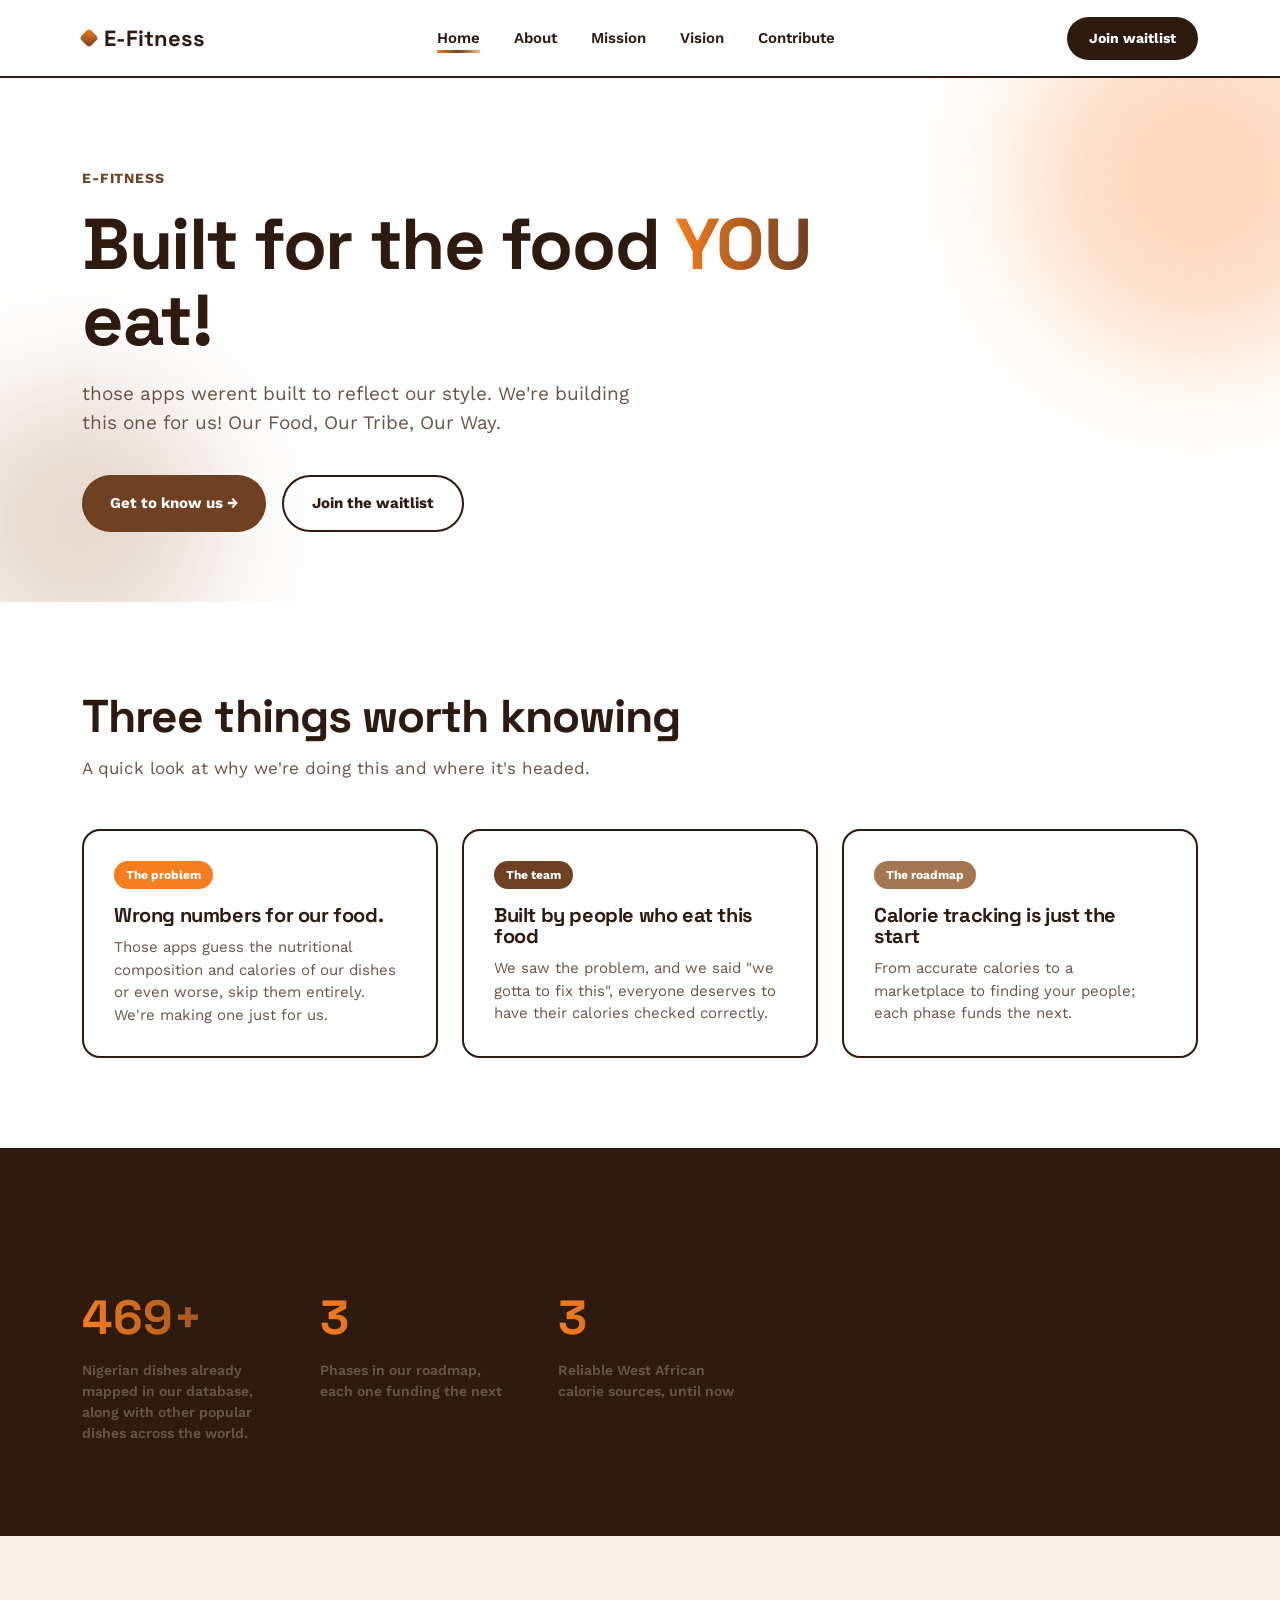
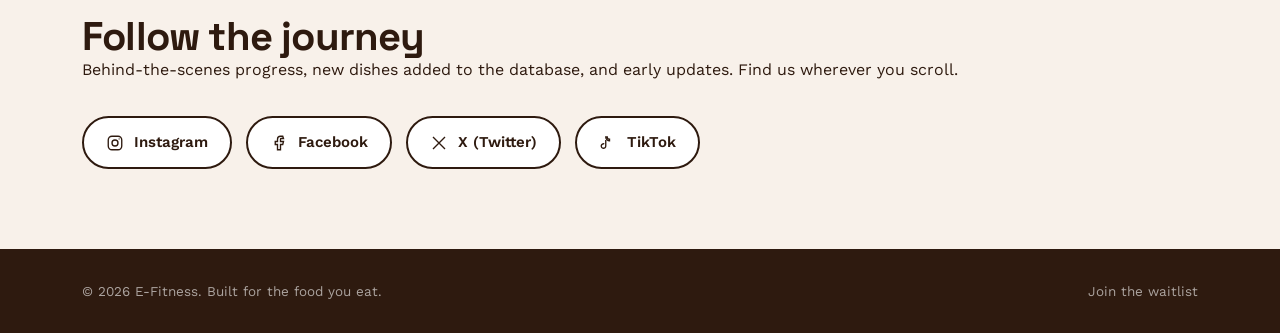
<file: index.html>
<!DOCTYPE html>
<html lang="en">
<head>
<meta charset="UTF-8">
<meta name="viewport" content="width=device-width, initial-scale=1.0">
<title>E-Fitness — Built for the food you eat</title>
<link rel="preconnect" href="https://fonts.googleapis.com">
<link href="https://fonts.googleapis.com/css2?family=Space+Grotesk:wght@500;700&family=Work+Sans:wght@400;500;600;700&display=swap" rel="stylesheet">
<link rel="stylesheet" href="styles.css">
</head>
<body>

<nav>
  <div class="navbar">
    <div class="logo"><span class="logo-mark"></span>E-Fitness</div>
    <ul class="nav-links">
      <li><a href="index.html">Home</a></li>
      <li><a href="about.html">About</a></li>
      <li><a href="mission.html">Mission</a></li>
      <li><a href="vision.html">Vision</a></li>
      <li><a href="contribute.html">Contribute</a></li>
    </ul>
    <a href="join.html" class="nav-cta">Join waitlist</a>
  </div>
</nav>

<header class="page-hero">
  <div class="blob" style="width:360px;height:360px;background:var(--orange);top:-80px;right:-100px;"></div>
  <div class="blob" style="width:280px;height:280px;background:var(--tan);bottom:-60px;left:-60px;animation-delay:2s;"></div>
  <div class="wrap">
    <div class="eyebrow">E-Fitness</div>
    <h1>Built for the food <span class="accent">YOU</span> eat!</h1>
    <p class="lede">those apps werent built to reflect our style. We're building this one for us! Our Food, Our Tribe, Our Way.</p>
    <div class="cta-row">
      <a href="about.html" class="btn btn-primary">Get to know us →</a>
      <a href="join.html" class="btn btn-outline">Join the waitlist</a>
    </div>
  </div>
</header>

<section class="section">
  <div class="wrap">
    <h2 class="reveal">Three things worth knowing</h2>
    <p class="sub reveal">A quick look at why we're doing this and where it's headed.</p>

    <div class="card-grid">
      <a href="mission.html" class="card reveal" style="text-decoration:none;">
        <span class="chip chip-orange">The problem</span>
        <h3>Wrong numbers for our food.</h3>
        <p>Those apps guess the nutritional composition and calories of our dishes or even worse, skip them entirely. We're making one just for us.</p>
      </a>
      <a href="about.html" class="card reveal" style="text-decoration:none;">
        <span class="chip chip-brown">The team</span>
        <h3>Built by people who eat this food</h3>
        <p>We saw the problem, and we said "we gotta to fix this", everyone deserves to have their calories checked correctly.</p>
      </a>
      <a href="vision.html" class="card reveal" style="text-decoration:none;">
        <span class="chip chip-tan">The roadmap</span>
        <h3>Calorie tracking is just the start</h3>
        <p>From accurate calories to a marketplace to finding your people; each phase funds the next.</p>
      </a>
    </div>
  </div>
</section>

<section class="section section-dark">
  <div class="wrap">
    <div class="stat-row">
      <div class="stat reveal">
        <span class="num" data-count="490" data-suffix="+">0</span>
        <div class="label">Nigerian dishes already mapped in our database, along with other popular dishes across the world.</div>
      </div>
      <div class="stat reveal">
        <span class="num" data-count="3">0</span>
        <div class="label">Phases in our roadmap, each one funding the next</div>
      </div>
      <div class="stat reveal">
        <span class="num" data-count="3">0</span>
        <div class="label">Reliable West African calorie sources, until now</div>
      </div>
    </div>
  </div>
</section>

<section class="socials">
  <div class="wrap">
    <h2 class="reveal">Follow the journey</h2>
    <p class="sub reveal">Behind-the-scenes progress, new dishes added to the database, and early updates. Find us wherever you scroll.</p>
    <div class="social-links reveal">
      <a class="social-pill" href="#" aria-label="Instagram">
        <svg viewBox="0 0 24 24"><rect x="3" y="3" width="18" height="18" rx="5"/><circle cx="12" cy="12" r="4"/><circle cx="17.5" cy="6.5" r="0.8" fill="currentColor" stroke="none"/></svg>
        Instagram
      </a>
      <a class="social-pill" href="#" aria-label="Facebook">
        <svg viewBox="0 0 24 24"><path d="M17 3h-3a4 4 0 0 0-4 4v3H7v4h3v7h4v-7h3l1-4h-4V7a1 1 0 0 1 1-1h3z"/></svg>
        Facebook
      </a>
      <a class="social-pill" href="#" aria-label="X / Twitter">
        <svg viewBox="0 0 24 24"><path d="M4 4l16 16M20 4L4 20"/></svg>
        X (Twitter)
      </a>
      <a class="social-pill" href="#" aria-label="TikTok">
        <svg viewBox="0 0 24 24"><path d="M9 8v8a3 3 0 1 1-2-2.8"/><path d="M9 4c0 3 2.5 5 5 5V7c-1.7 0-3-1.3-3-3H9z"/></svg>
        TikTok
      </a>
    </div>
  </div>
</section>

<footer>
  <div class="wrap">
    <div>© 2026 E-Fitness. Built for the food you eat.</div>
    <div><a href="join.html">Join the waitlist</a></div>
  </div>
</footer>

<script src="script.js"></script>
</body>
</html>
</file>
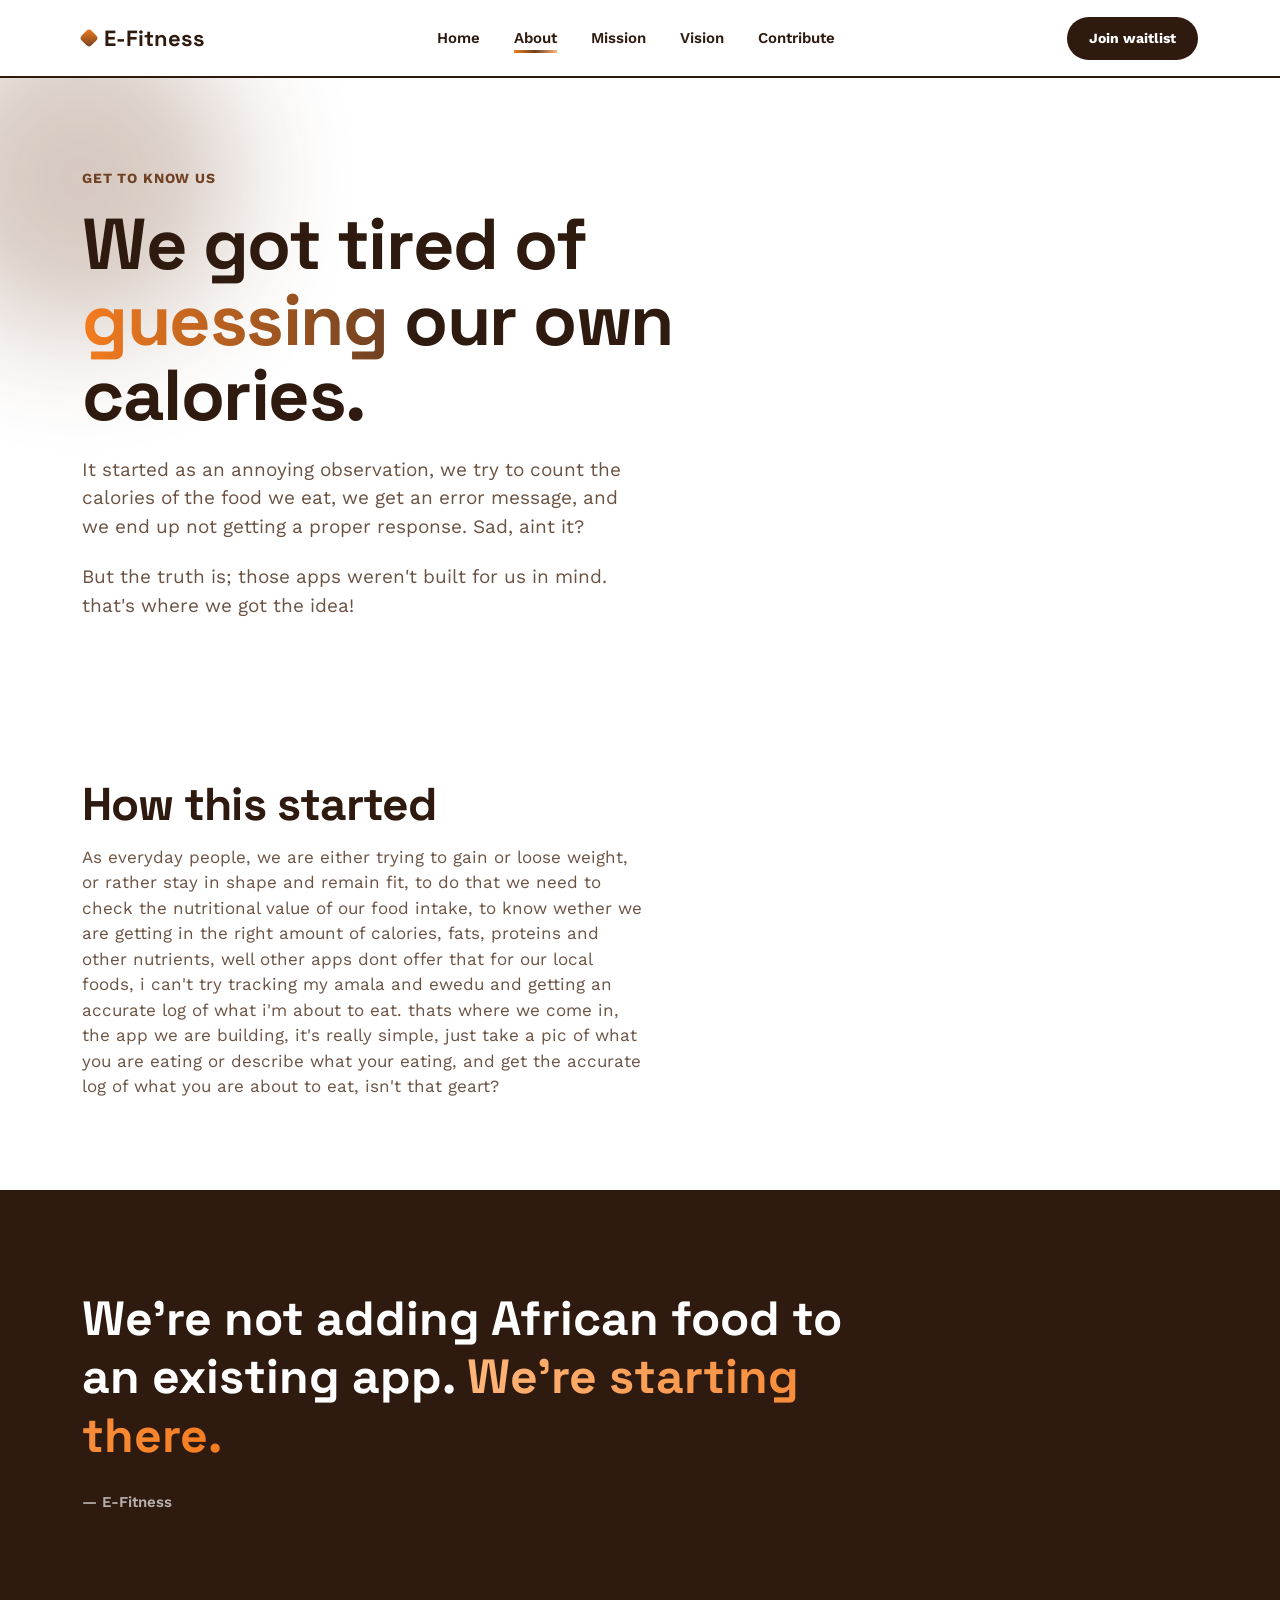
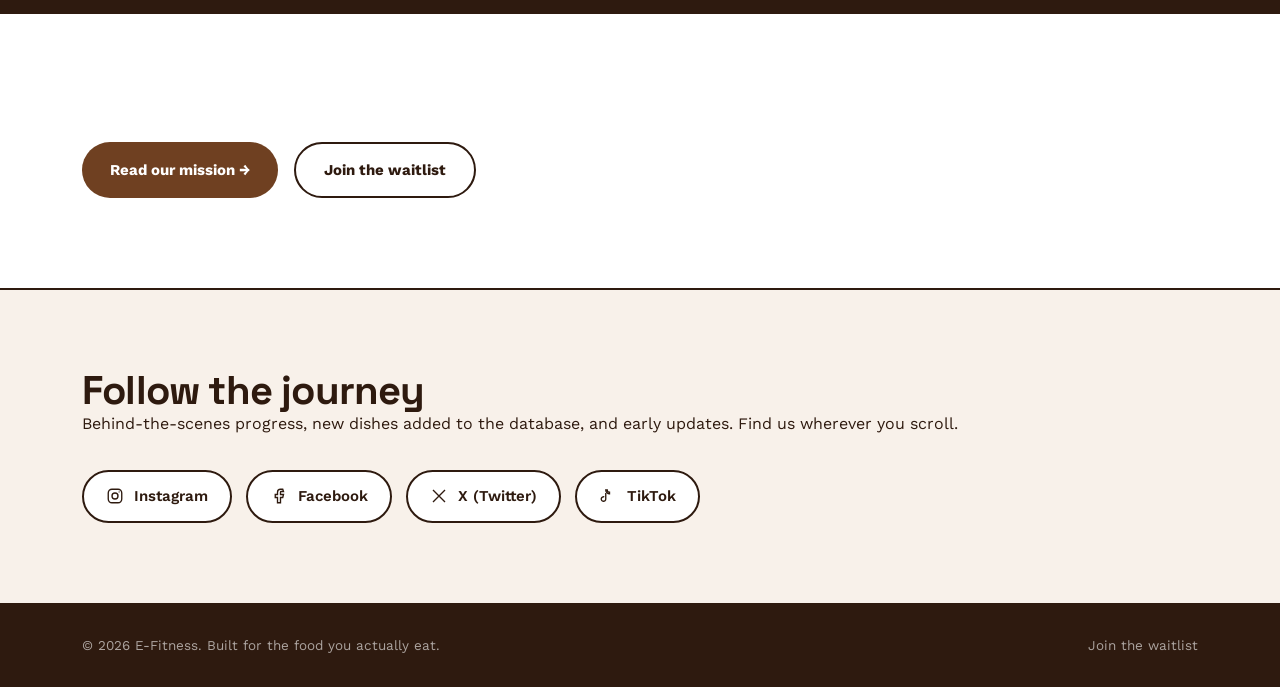
<file: about.html>
<!DOCTYPE html>
<html lang="en">
<head>
<meta charset="UTF-8">
<meta name="viewport" content="width=device-width, initial-scale=1.0">
<title>About — E-Fitness</title>
<link rel="preconnect" href="https://fonts.googleapis.com">
<link href="https://fonts.googleapis.com/css2?family=Space+Grotesk:wght@500;700&family=Work+Sans:wght@400;500;600;700&display=swap" rel="stylesheet">
<link rel="stylesheet" href="styles.css">
</head>
<body>

<nav>
  <div class="navbar">
    <div class="logo"><span class="logo-mark"></span>E-Fitness</div>
    <ul class="nav-links">
      <li><a href="index.html">Home</a></li>
      <li><a href="about.html">About</a></li>
      <li><a href="mission.html">Mission</a></li>
      <li><a href="vision.html">Vision</a></li>
      <li><a href="contribute.html">Contribute</a></li>
    </ul>
    <a href="join.html" class="nav-cta">Join waitlist</a>
  </div>
</nav>

<header class="page-hero">
  <div class="blob" style="width:320px;height:320px;background:var(--brown);top:-60px;left:-80px;"></div>
  <div class="wrap">
    <div class="eyebrow">Get to know us</div>
    <h1>We got tired of <span class="accent">guessing</span> our own calories.</h1>
    <p class="lede">It started as an annoying observation, we try to count the calories of the food we eat, we get an error message, and we  end up not getting a proper response. Sad, aint it?</p>
    <p class="lede">But the truth is; those apps weren't built for us in mind. that's where we got the idea!</p>
  </div>
</header>

<section class="section">
  <div class="wrap">
    <h2 class="reveal">How this started</h2>
    <p class="sub reveal">As everyday people, we are either trying to gain or loose weight, or rather stay in shape and remain fit, to do that we need to check the nutritional value of our food intake, to know wether we are getting in the right amount of calories, fats, proteins and other nutrients, well other apps dont offer that for our local foods, i can't try tracking my amala and ewedu and getting an accurate log of what i'm about to eat. thats where we come in, the app we are building, it's really simple, just take a pic of what you are eating or describe what your eating, and get the accurate log of what you are about to eat, isn't that geart?</p>
  </div>
</section>


<section class="quote-block">
  <div class="wrap">
    <blockquote class="reveal">We're not adding African food to an existing app. <span class="accent">We're starting there.</span></blockquote>
    <cite>— E-Fitness</cite>
  </div>
</section>

<section class="section">
  <div class="wrap">
    <div class="cta-row">
      <a href="mission.html" class="btn btn-primary">Read our mission →</a>
      <a href="join.html" class="btn btn-outline">Join the waitlist</a>
    </div>
  </div>
</section>

<section class="socials">
  <div class="wrap">
    <h2 class="reveal">Follow the journey</h2>
    <p class="sub reveal">Behind-the-scenes progress, new dishes added to the database, and early updates. Find us wherever you scroll.</p>
    <div class="social-links reveal">
      <!-- Replace each href="#" with the real profile link -->
      <a class="social-pill" href="#" aria-label="Instagram">
        <svg viewBox="0 0 24 24"><rect x="3" y="3" width="18" height="18" rx="5"/><circle cx="12" cy="12" r="4"/><circle cx="17.5" cy="6.5" r="0.8" fill="currentColor" stroke="none"/></svg>
        Instagram
      </a>
      <a class="social-pill" href="#" aria-label="Facebook">
        <svg viewBox="0 0 24 24"><path d="M17 3h-3a4 4 0 0 0-4 4v3H7v4h3v7h4v-7h3l1-4h-4V7a1 1 0 0 1 1-1h3z"/></svg>
        Facebook
      </a>
      <a class="social-pill" href="#" aria-label="X / Twitter">
        <svg viewBox="0 0 24 24"><path d="M4 4l16 16M20 4L4 20"/></svg>
        X (Twitter)
      </a>
      <a class="social-pill" href="#" aria-label="TikTok">
        <svg viewBox="0 0 24 24"><path d="M9 8v8a3 3 0 1 1-2-2.8"/><path d="M9 4c0 3 2.5 5 5 5V7c-1.7 0-3-1.3-3-3H9z"/></svg>
        TikTok
      </a>
    </div>
  </div>
</section>

<footer>
  <div class="wrap">
    <div>© 2026 E-Fitness. Built for the food you actually eat.</div>
    <div><a href="join.html">Join the waitlist</a></div>
  </div>
</footer>

<script src="script.js"></script>
</body>
</html>
</file>
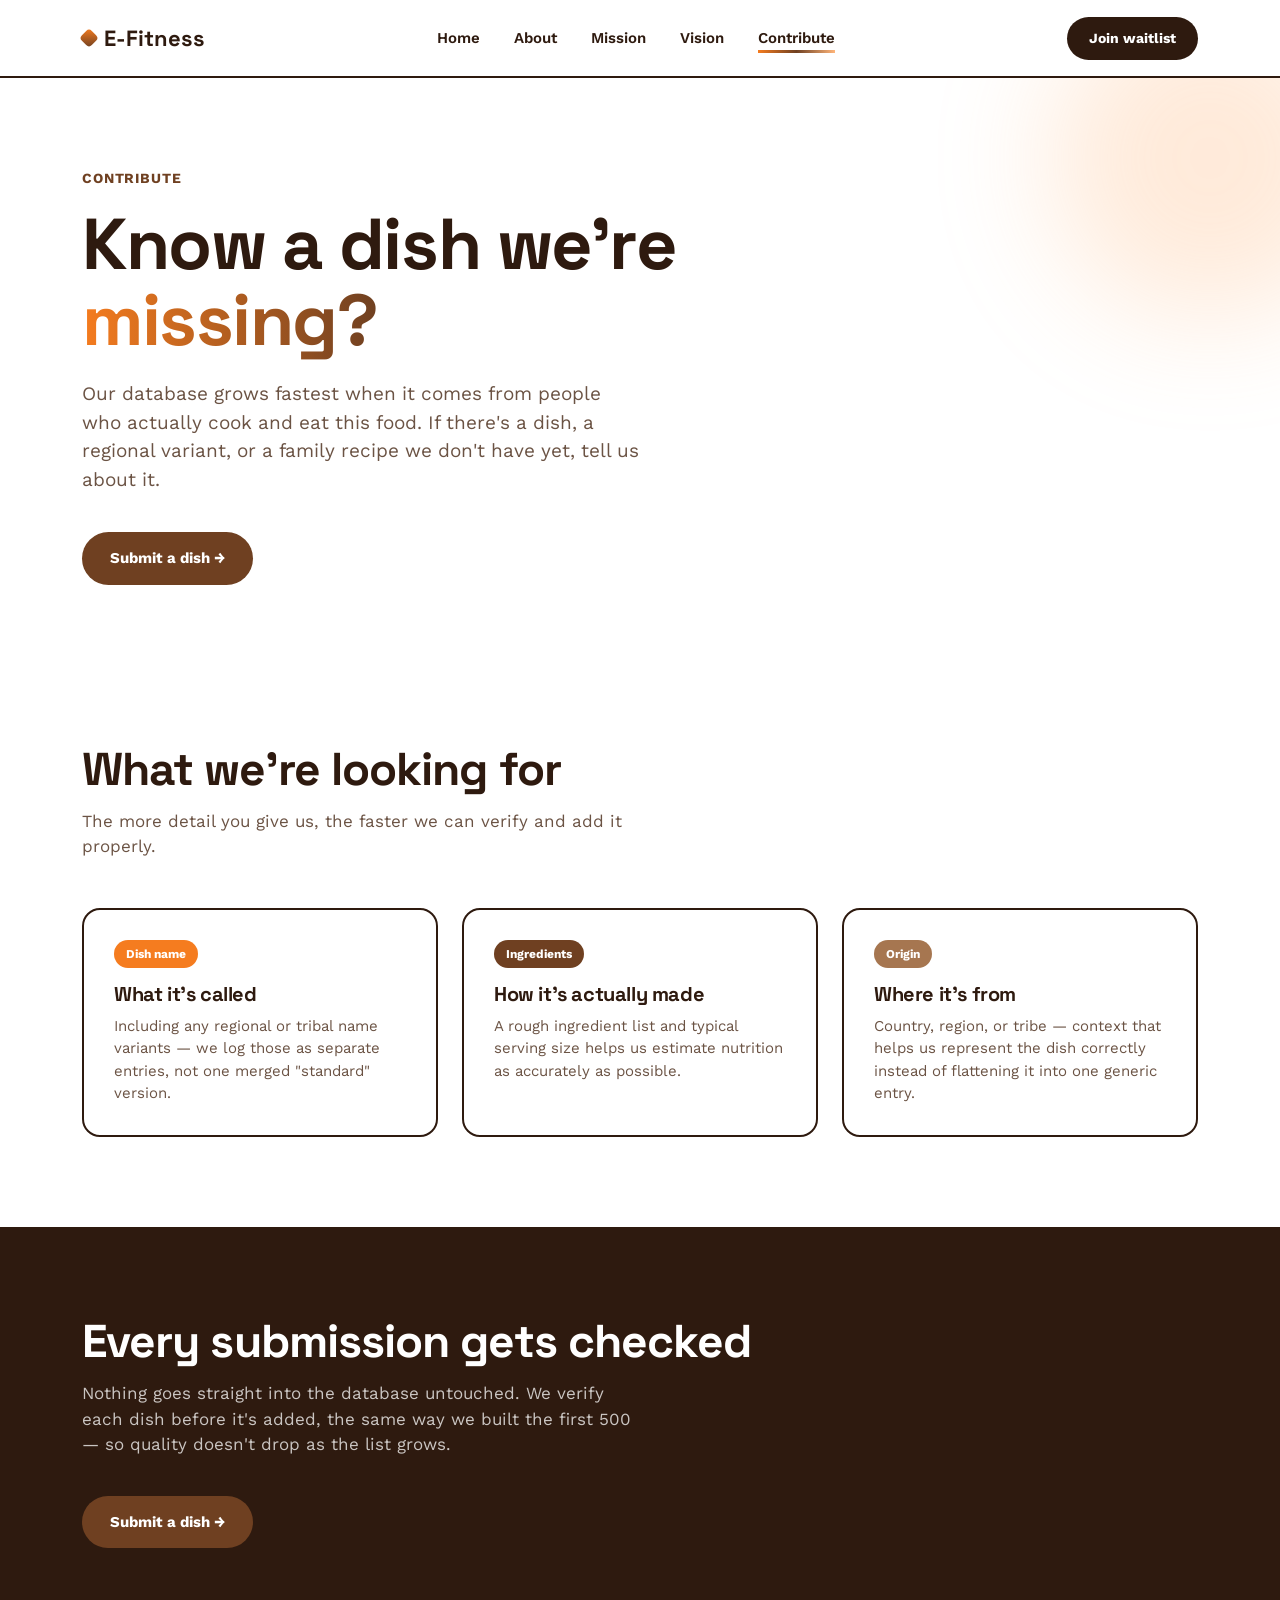
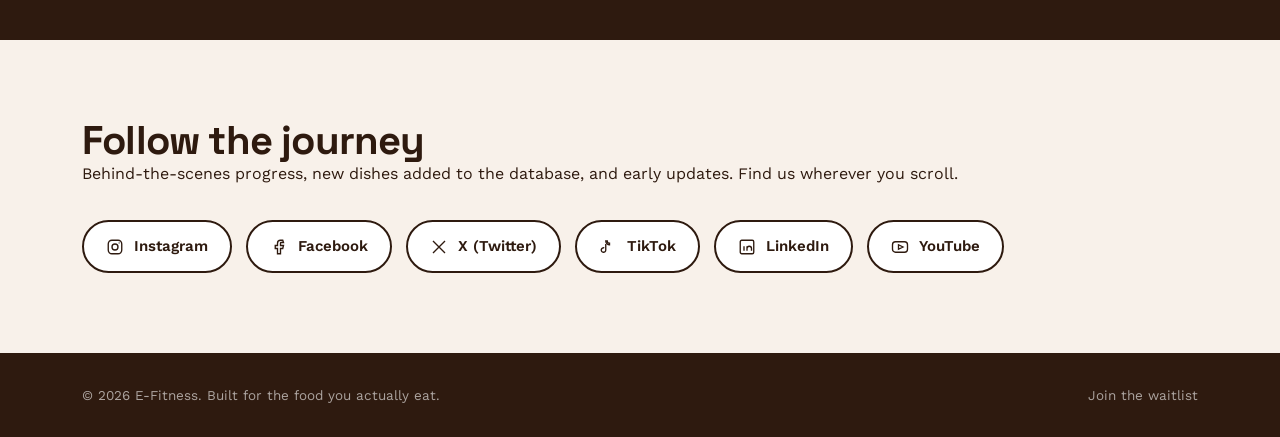
<file: contribute.html>
<!DOCTYPE html>
<html lang="en">
<head>
<meta charset="UTF-8">
<meta name="viewport" content="width=device-width, initial-scale=1.0">
<title>Contribute — E-Fitness</title>
<link rel="preconnect" href="https://fonts.googleapis.com">
<link href="https://fonts.googleapis.com/css2?family=Space+Grotesk:wght@500;700&family=Work+Sans:wght@400;500;600;700&display=swap" rel="stylesheet">
<link rel="stylesheet" href="styles.css">
</head>
<body>

<nav>
  <div class="navbar">
    <div class="logo"><span class="logo-mark"></span>E-Fitness</div>
    <ul class="nav-links">
      <li><a href="index.html">Home</a></li>
      <li><a href="about.html">About</a></li>
      <li><a href="mission.html">Mission</a></li>
      <li><a href="vision.html">Vision</a></li>
      <li><a href="contribute.html">Contribute</a></li>
    </ul>
    <a href="join.html" class="nav-cta">Join waitlist</a>
  </div>
</nav>

<header class="page-hero">
  <div class="blob" style="width:320px;height:320px;background:var(--peach);top:-80px;right:-90px;"></div>
  <div class="wrap">
    <div class="eyebrow">Contribute</div>
    <h1>Know a dish we're <span class="accent">missing?</span></h1>
    <p class="lede">Our database grows fastest when it comes from people who actually cook and eat this food. If there's a dish, a regional variant, or a family recipe we don't have yet, tell us about it.</p>
    <div class="cta-row">
      <a href="#" class="btn btn-primary" target="_blank" rel="noopener">Submit a dish →</a>
    </div>
  </div>
</header>

<section class="section">
  <div class="wrap">
    <h2 class="reveal">What we're looking for</h2>
    <p class="sub reveal">The more detail you give us, the faster we can verify and add it properly.</p>
    <div class="card-grid">
      <div class="card reveal">
        <span class="chip chip-orange">Dish name</span>
        <h3>What it's called</h3>
        <p>Including any regional or tribal name variants — we log those as separate entries, not one merged "standard" version.</p>
      </div>
      <div class="card reveal">
        <span class="chip chip-brown">Ingredients</span>
        <h3>How it's actually made</h3>
        <p>A rough ingredient list and typical serving size helps us estimate nutrition as accurately as possible.</p>
      </div>
      <div class="card reveal">
        <span class="chip chip-tan">Origin</span>
        <h3>Where it's from</h3>
        <p>Country, region, or tribe — context that helps us represent the dish correctly instead of flattening it into one generic entry.</p>
      </div>
    </div>
  </div>
</section>

<section class="section section-dark">
  <div class="wrap">
    <h2 class="reveal">Every submission gets checked</h2>
    <p class="sub reveal">Nothing goes straight into the database untouched. We verify each dish before it's added, the same way we built the first 500 — so quality doesn't drop as the list grows.</p>
    <div class="cta-row">
      <a href="#" class="btn btn-primary" target="_blank" rel="noopener">Submit a dish →</a>
    </div>
  </div>
</section>

<section class="socials">
  <div class="wrap">
    <h2 class="reveal">Follow the journey</h2>
    <p class="sub reveal">Behind-the-scenes progress, new dishes added to the database, and early updates. Find us wherever you scroll.</p>
    <div class="social-links reveal">
      <!-- Replace each href="#" with the real profile link -->
      <a class="social-pill" href="#" aria-label="Instagram">
        <svg viewBox="0 0 24 24"><rect x="3" y="3" width="18" height="18" rx="5"/><circle cx="12" cy="12" r="4"/><circle cx="17.5" cy="6.5" r="0.8" fill="currentColor" stroke="none"/></svg>
        Instagram
      </a>
      <a class="social-pill" href="#" aria-label="Facebook">
        <svg viewBox="0 0 24 24"><path d="M17 3h-3a4 4 0 0 0-4 4v3H7v4h3v7h4v-7h3l1-4h-4V7a1 1 0 0 1 1-1h3z"/></svg>
        Facebook
      </a>
      <a class="social-pill" href="#" aria-label="X / Twitter">
        <svg viewBox="0 0 24 24"><path d="M4 4l16 16M20 4L4 20"/></svg>
        X (Twitter)
      </a>
      <a class="social-pill" href="#" aria-label="TikTok">
        <svg viewBox="0 0 24 24"><path d="M9 8v8a3 3 0 1 1-2-2.8"/><path d="M9 4c0 3 2.5 5 5 5V7c-1.7 0-3-1.3-3-3H9z"/></svg>
        TikTok
      </a>
      <a class="social-pill" href="#" aria-label="LinkedIn">
        <svg viewBox="0 0 24 24"><rect x="3" y="3" width="18" height="18" rx="2"/><path d="M8 11v6M8 7.5v.01M12 17v-6M12 14c0-2 1.5-3 3-3s3 1 3 3v3"/></svg>
        LinkedIn
      </a>
      <a class="social-pill" href="#" aria-label="YouTube">
        <svg viewBox="0 0 24 24"><rect x="2" y="5" width="20" height="14" rx="4"/><path d="M10 9l6 3-6 3z"/></svg>
        YouTube
      </a>
    </div>
  </div>
</section>

<footer>
  <div class="wrap">
    <div>© 2026 E-Fitness. Built for the food you actually eat.</div>
    <div><a href="join.html">Join the waitlist</a></div>
  </div>
</footer>

<script src="script.js"></script>
</body>
</html>
</file>
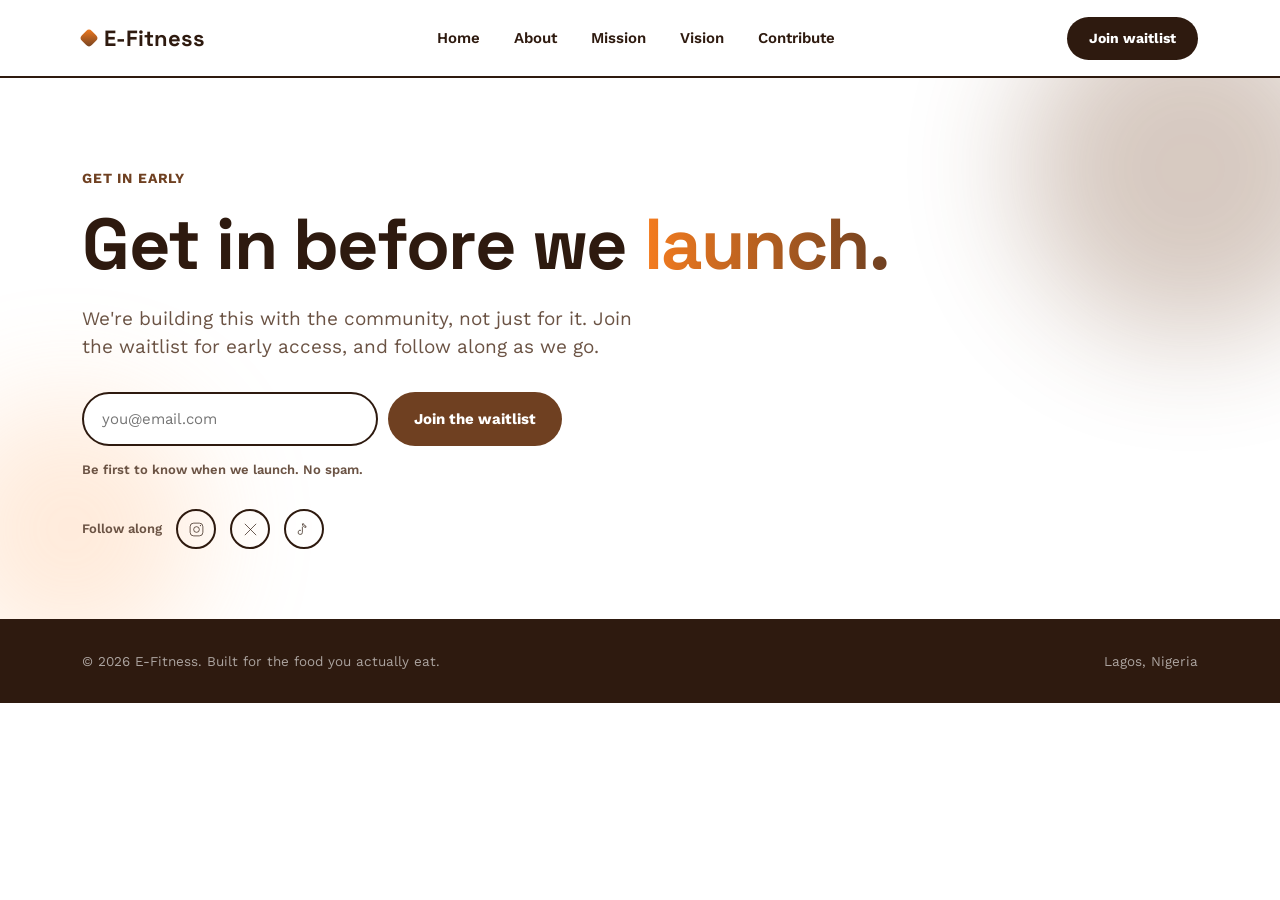
<file: join.html>
<!DOCTYPE html>
<html lang="en">
<head>
<meta charset="UTF-8">
<meta name="viewport" content="width=device-width, initial-scale=1.0">
<title>Join — E-Fitness</title>
<link rel="preconnect" href="https://fonts.googleapis.com">
<link href="https://fonts.googleapis.com/css2?family=Space+Grotesk:wght@500;700&family=Work+Sans:wght@400;500;600;700&display=swap" rel="stylesheet">
<link rel="stylesheet" href="styles.css">
</head>
<body>

<nav>
  <div class="navbar">
    <div class="logo"><span class="logo-mark"></span>E-Fitness</div>
    <ul class="nav-links">
      <li><a href="index.html">Home</a></li>
      <li><a href="about.html">About</a></li>
      <li><a href="mission.html">Mission</a></li>
      <li><a href="vision.html">Vision</a></li>
      <li><a href="contribute.html">Contribute</a></li>
    </ul>
    <a href="join.html" class="nav-cta">Join waitlist</a>
  </div>
</nav>

<header class="page-hero">
  <div class="blob" style="width:340px;height:340px;background:var(--brown);top:-80px;right:-80px;"></div>
  <div class="blob" style="width:260px;height:260px;background:var(--peach);bottom:-40px;left:-60px;animation-delay:1.5s;"></div>
  <div class="wrap">
    <div class="eyebrow">Get in early</div>
    <h1>Get in before we <span class="accent">launch.</span></h1>
    <p class="lede">We're building this with the community, not just for it. Join the waitlist for early access, and follow along as we go.</p>

    <form data-waitlist>
      <div class="form-block">
        <input type="email" placeholder="you@email.com" required aria-label="Email address">
        <button type="submit">Join the waitlist</button>
      </div>
    </form>
    <div class="form-note">Be first to know when we launch. No spam.</div>

    <div class="social-row">
      <span>Follow along</span>
      <a class="social-icon" href="#" aria-label="Instagram">
        <svg viewBox="0 0 24 24"><rect x="3" y="3" width="18" height="18" rx="5"/><circle cx="12" cy="12" r="4"/><circle cx="17.5" cy="6.5" r="0.8" fill="var(--brown-dark)" stroke="none"/></svg>
      </a>
      <a class="social-icon" href="#" aria-label="X / Twitter">
        <svg viewBox="0 0 24 24"><path d="M4 4l16 16M20 4L4 20"/></svg>
      </a>
      <a class="social-icon" href="#" aria-label="TikTok">
        <svg viewBox="0 0 24 24"><path d="M9 8v8a3 3 0 1 1-2-2.8"/><path d="M9 4c0 3 2.5 5 5 5V7c-1.7 0-3-1.3-3-3H9z"/></svg>
      </a>
    </div>
  </div>
</header>


<footer>
  <div class="wrap">
    <div>© 2026 E-Fitness. Built for the food you actually eat.</div>
    <div>Lagos, Nigeria</div>
  </div>
</footer>

<script src="script.js"></script>
</body>
</html>
</file>
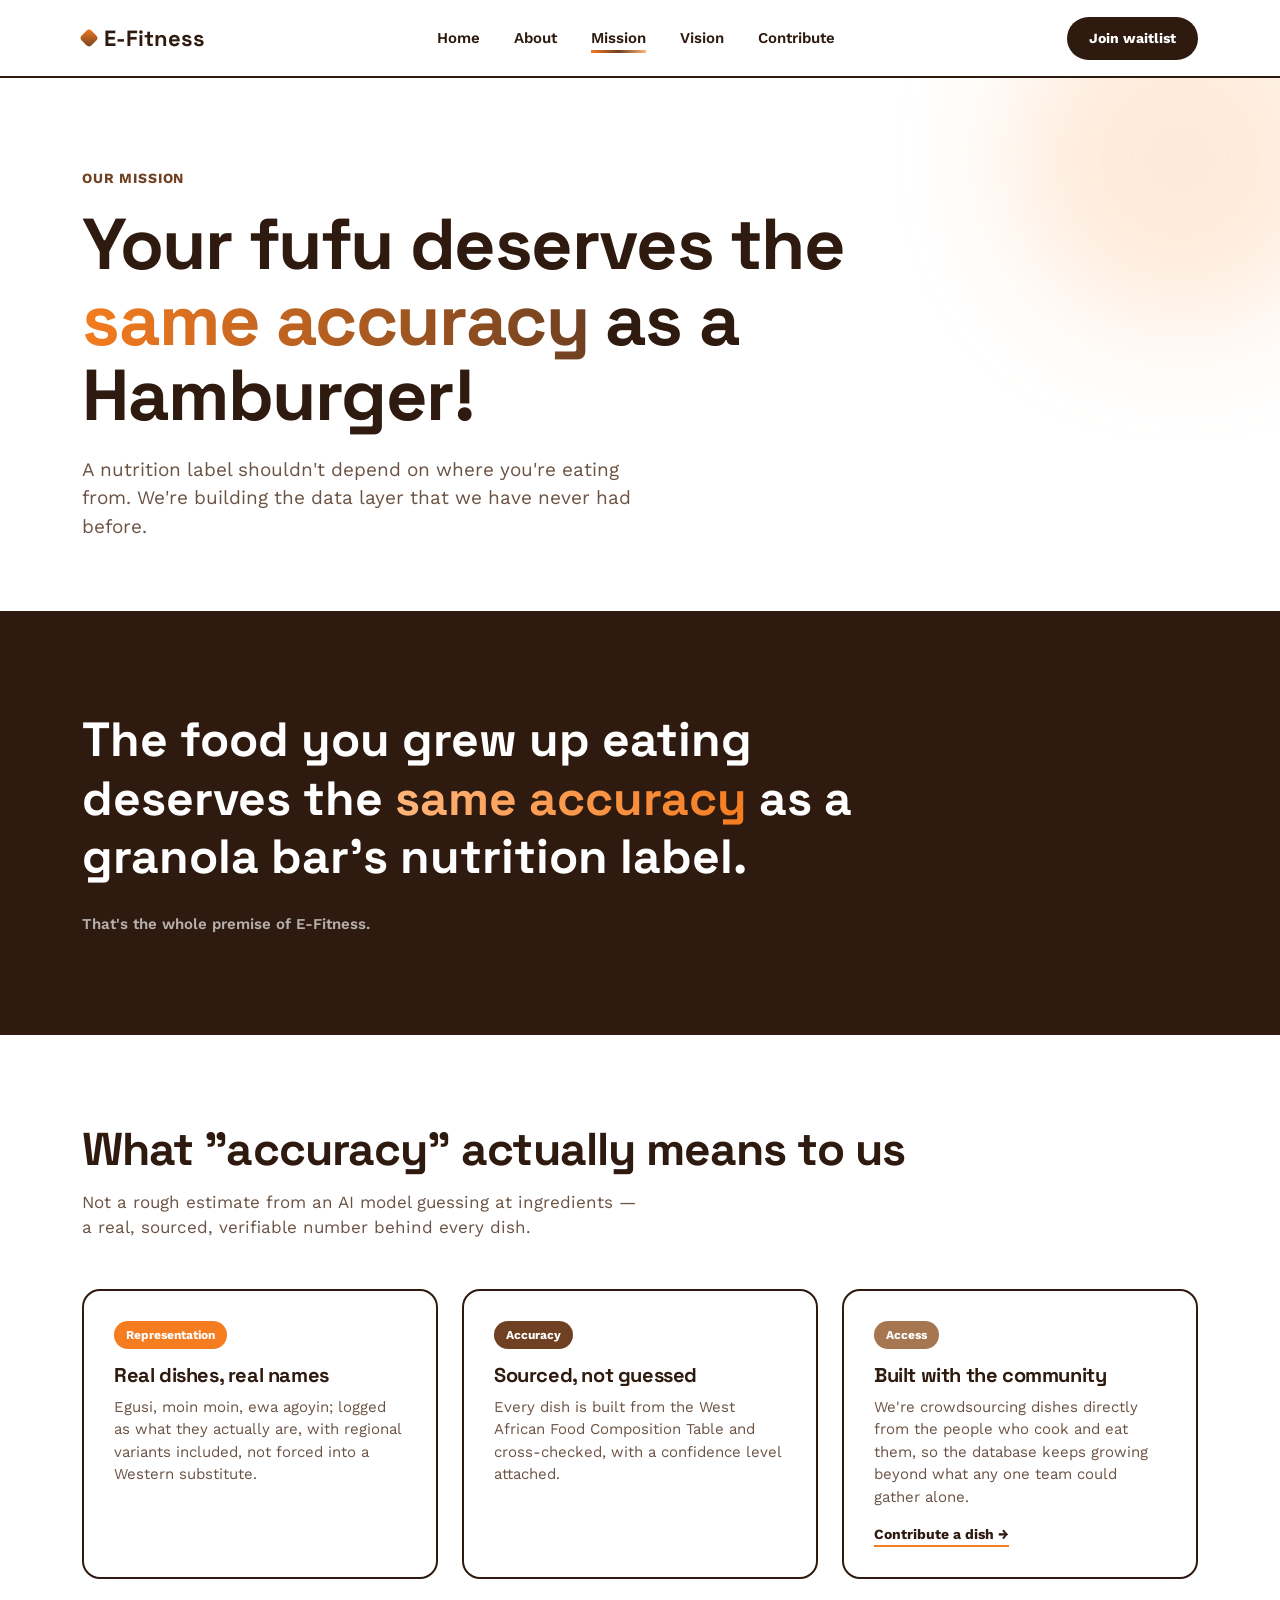
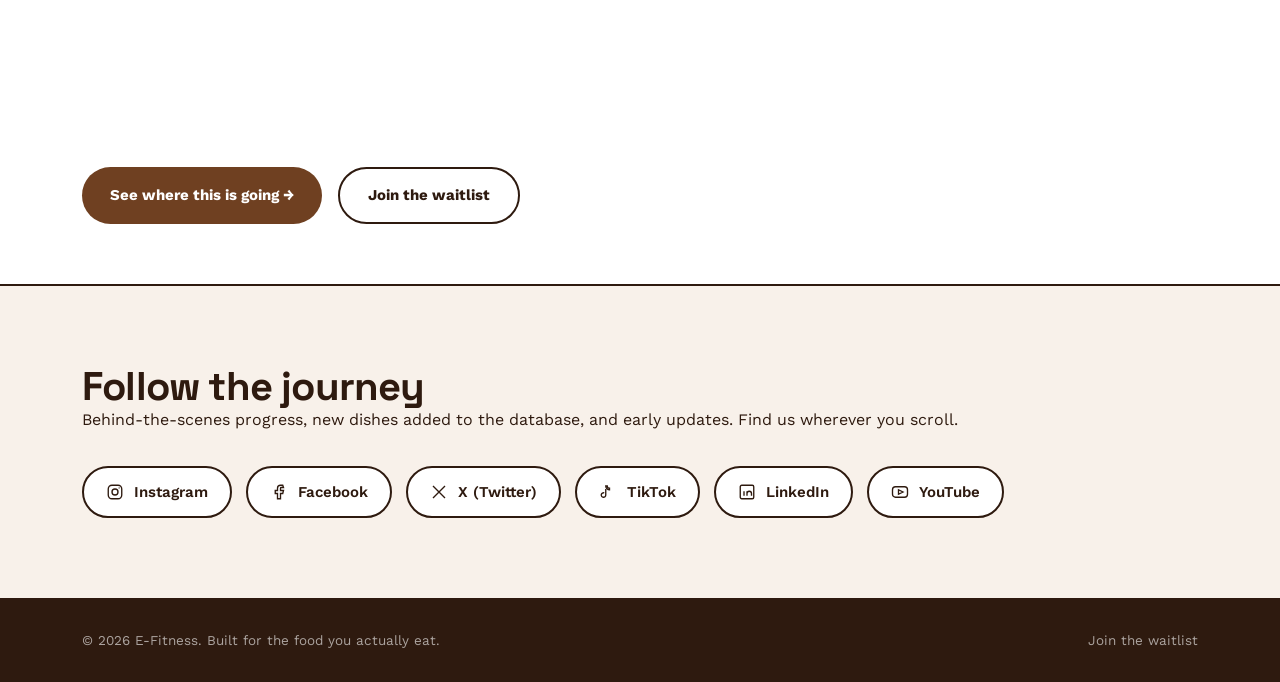
<file: mission.html>
<!DOCTYPE html>
<html lang="en">
<head>
<meta charset="UTF-8">
<meta name="viewport" content="width=device-width, initial-scale=1.0">
<title>Mission — E-Fitness</title>
<link rel="preconnect" href="https://fonts.googleapis.com">
<link href="https://fonts.googleapis.com/css2?family=Space+Grotesk:wght@500;700&family=Work+Sans:wght@400;500;600;700&display=swap" rel="stylesheet">
<link rel="stylesheet" href="styles.css">
</head>
<body>

<nav>
  <div class="navbar">
    <div class="logo"><span class="logo-mark"></span>E-Fitness</div>
    <ul class="nav-links">
      <li><a href="index.html">Home</a></li>
      <li><a href="about.html">About</a></li>
      <li><a href="mission.html">Mission</a></li>
      <li><a href="vision.html">Vision</a></li>
      <li><a href="contribute.html">Contribute</a></li>
    </ul>
    <a href="join.html" class="nav-cta">Join waitlist</a>
  </div>
</nav>

<header class="page-hero">
  <div class="blob" style="width:340px;height:340px;background:var(--peach);top:-90px;right:-70px;"></div>
  <div class="wrap">
    <div class="eyebrow">Our mission</div>
    <h1>Your fufu deserves the <span class="accent">same accuracy</span> as a Hamburger!</h1>
    <p class="lede">A nutrition label shouldn't depend on where you're eating from. We're building the data layer that we have never had before.</p>
  </div>
</header>

<section class="quote-block">
  <div class="wrap">
    <blockquote class="reveal">The food you grew up eating deserves the <span class="accent">same accuracy</span> as a granola bar's nutrition label.</blockquote>
    <cite>That's the whole premise of E-Fitness.</cite>
  </div>
</section>

<section class="section">
  <div class="wrap">
    <h2 class="reveal">What "accuracy" actually means to us</h2>
    <p class="sub reveal">Not a rough estimate from an AI model guessing at ingredients — a real, sourced, verifiable number behind every dish.</p>
    <div class="card-grid">
      <div class="card reveal">
        <span class="chip chip-orange">Representation</span>
        <h3>Real dishes, real names</h3>
        <p>Egusi, moin moin, ewa agoyin; logged as what they actually are, with regional variants included, not forced into a Western substitute.</p>
      </div>
      <div class="card reveal">
        <span class="chip chip-brown">Accuracy</span>
        <h3>Sourced, not guessed</h3>
        <p>Every dish is built from the West African Food Composition Table and cross-checked, with a confidence level attached.</p>
      </div>
      <div class="card reveal">
        <span class="chip chip-tan">Access</span>
        <h3>Built with the community</h3>
        <p>We're crowdsourcing dishes directly from the people who cook and eat them, so the database keeps growing beyond what any one team could gather alone.</p>
        <a href="contribute.html" class="card-link">Contribute a dish →</a>
      </div>
    </div>
  </div>
</section>

<section class="section section-tight">
  <div class="wrap">
    <div class="cta-row">
      <a href="vision.html" class="btn btn-primary">See where this is going →</a>
      <a href="join.html" class="btn btn-outline">Join the waitlist</a>
    </div>
  </div>
</section>

<section class="socials">
  <div class="wrap">
    <h2 class="reveal">Follow the journey</h2>
    <p class="sub reveal">Behind-the-scenes progress, new dishes added to the database, and early updates. Find us wherever you scroll.</p>
    <div class="social-links reveal">
      <!-- Replace each href="#" with the real profile link -->
      <a class="social-pill" href="#" aria-label="Instagram">
        <svg viewBox="0 0 24 24"><rect x="3" y="3" width="18" height="18" rx="5"/><circle cx="12" cy="12" r="4"/><circle cx="17.5" cy="6.5" r="0.8" fill="currentColor" stroke="none"/></svg>
        Instagram
      </a>
      <a class="social-pill" href="#" aria-label="Facebook">
        <svg viewBox="0 0 24 24"><path d="M17 3h-3a4 4 0 0 0-4 4v3H7v4h3v7h4v-7h3l1-4h-4V7a1 1 0 0 1 1-1h3z"/></svg>
        Facebook
      </a>
      <a class="social-pill" href="#" aria-label="X / Twitter">
        <svg viewBox="0 0 24 24"><path d="M4 4l16 16M20 4L4 20"/></svg>
        X (Twitter)
      </a>
      <a class="social-pill" href="#" aria-label="TikTok">
        <svg viewBox="0 0 24 24"><path d="M9 8v8a3 3 0 1 1-2-2.8"/><path d="M9 4c0 3 2.5 5 5 5V7c-1.7 0-3-1.3-3-3H9z"/></svg>
        TikTok
      </a>
      <a class="social-pill" href="#" aria-label="LinkedIn">
        <svg viewBox="0 0 24 24"><rect x="3" y="3" width="18" height="18" rx="2"/><path d="M8 11v6M8 7.5v.01M12 17v-6M12 14c0-2 1.5-3 3-3s3 1 3 3v3"/></svg>
        LinkedIn
      </a>
      <a class="social-pill" href="#" aria-label="YouTube">
        <svg viewBox="0 0 24 24"><rect x="2" y="5" width="20" height="14" rx="4"/><path d="M10 9l6 3-6 3z"/></svg>
        YouTube
      </a>
    </div>
  </div>
</section>

<footer>
  <div class="wrap">
    <div>© 2026 E-Fitness. Built for the food you actually eat.</div>
    <div><a href="join.html">Join the waitlist</a></div>
  </div>
</footer>

<script src="script.js"></script>
</body>
</html>
</file>
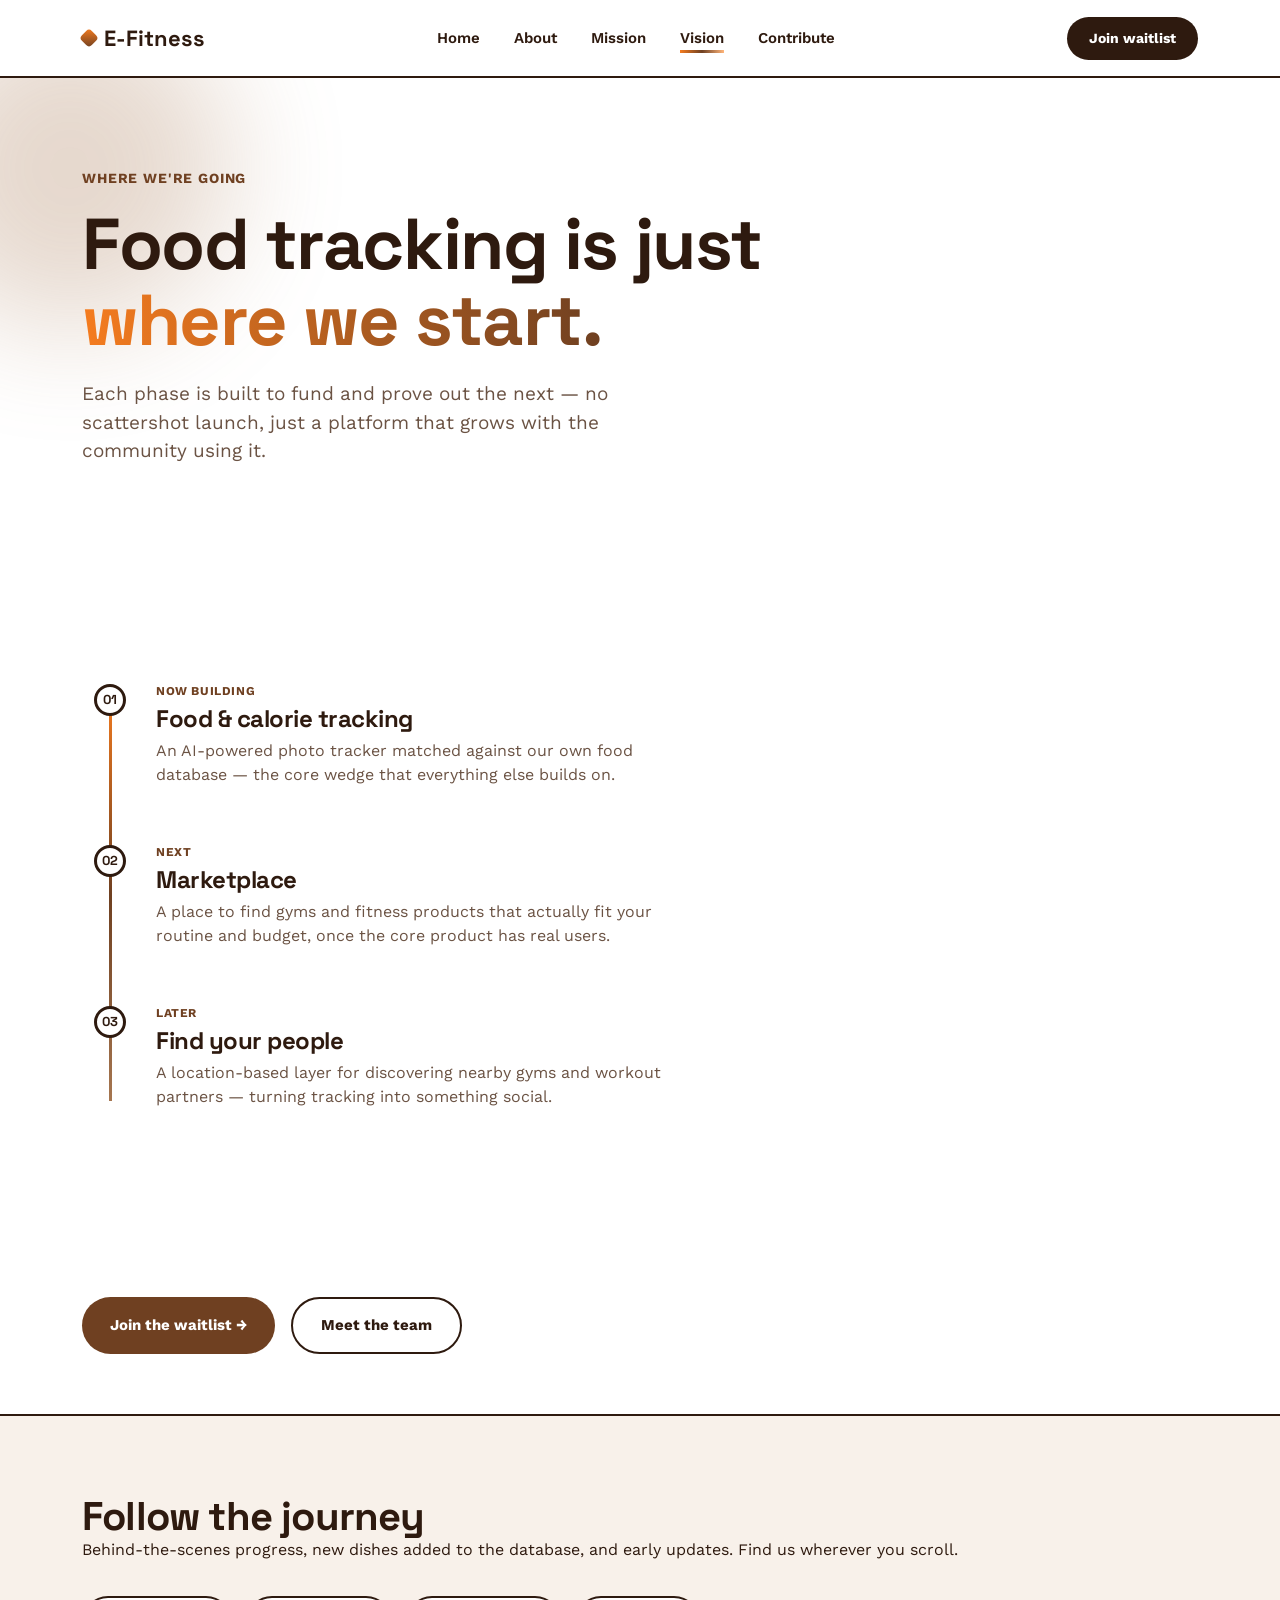
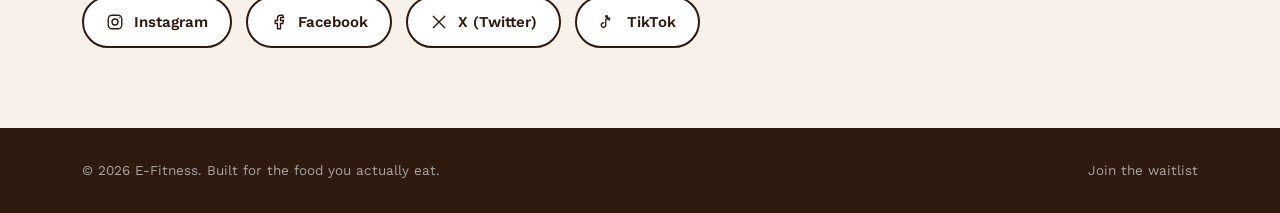
<file: vision.html>
<!DOCTYPE html>
<html lang="en">
<head>
<meta charset="UTF-8">
<meta name="viewport" content="width=device-width, initial-scale=1.0">
<title>Vision — E-Fitness</title>
<link rel="preconnect" href="https://fonts.googleapis.com">
<link href="https://fonts.googleapis.com/css2?family=Space+Grotesk:wght@500;700&family=Work+Sans:wght@400;500;600;700&display=swap" rel="stylesheet">
<link rel="stylesheet" href="styles.css">
</head>
<body>

<nav>
  <div class="navbar">
    <div class="logo"><span class="logo-mark"></span>E-Fitness</div>
    <ul class="nav-links">
      <li><a href="index.html">Home</a></li>
      <li><a href="about.html">About</a></li>
      <li><a href="mission.html">Mission</a></li>
      <li><a href="vision.html">Vision</a></li>
      <li><a href="contribute.html">Contribute</a></li>
    </ul>
    <a href="join.html" class="nav-cta">Join waitlist</a>
  </div>
</nav>

<header class="page-hero">
  <div class="blob" style="width:320px;height:320px;background:var(--tan);top:-70px;left:-90px;"></div>
  <div class="wrap">
    <div class="eyebrow">Where we're going</div>
    <h1>Food tracking is just <span class="accent">where we start.</span></h1>
    <p class="lede">Each phase is built to fund and prove out the next — no scattershot launch, just a platform that grows with the community using it.</p>
  </div>
</header>

<section class="section">
  <div class="wrap">
    <div class="timeline">
      <div class="t-item reveal">
        <div class="t-dot">01</div>
        <div class="tag">Now building</div>
        <h3>Food & calorie tracking</h3>
        <p>An AI-powered photo tracker matched against our own food database — the core wedge that everything else builds on.</p>
      </div>
      <div class="t-item reveal">
        <div class="t-dot">02</div>
        <div class="tag">Next</div>
        <h3>Marketplace</h3>
        <p>A place to find gyms and fitness products that actually fit your routine and budget, once the core product has real users.</p>
      </div>
      <div class="t-item reveal">
        <div class="t-dot">03</div>
        <div class="tag">Later</div>
        <h3>Find your people</h3>
        <p>A location-based layer for discovering nearby gyms and workout partners — turning tracking into something social.</p>
      </div>
    </div>
  </div>
</section>


<section class="section section-tight">
  <div class="wrap">
    <div class="cta-row">
      <a href="join.html" class="btn btn-primary">Join the waitlist →</a>
      <a href="about.html" class="btn btn-outline">Meet the team</a>
    </div>
  </div>
</section>

<section class="socials">
  <div class="wrap">
    <h2 class="reveal">Follow the journey</h2>
    <p class="sub reveal">Behind-the-scenes progress, new dishes added to the database, and early updates. Find us wherever you scroll.</p>
    <div class="social-links reveal">
      <!-- Replace each href="#" with the real profile link -->
      <a class="social-pill" href="#" aria-label="Instagram">
        <svg viewBox="0 0 24 24"><rect x="3" y="3" width="18" height="18" rx="5"/><circle cx="12" cy="12" r="4"/><circle cx="17.5" cy="6.5" r="0.8" fill="currentColor" stroke="none"/></svg>
        Instagram
      </a>
      <a class="social-pill" href="#" aria-label="Facebook">
        <svg viewBox="0 0 24 24"><path d="M17 3h-3a4 4 0 0 0-4 4v3H7v4h3v7h4v-7h3l1-4h-4V7a1 1 0 0 1 1-1h3z"/></svg>
        Facebook
      </a>
      <a class="social-pill" href="#" aria-label="X / Twitter">
        <svg viewBox="0 0 24 24"><path d="M4 4l16 16M20 4L4 20"/></svg>
        X (Twitter)
      </a>
      <a class="social-pill" href="#" aria-label="TikTok">
        <svg viewBox="0 0 24 24"><path d="M9 8v8a3 3 0 1 1-2-2.8"/><path d="M9 4c0 3 2.5 5 5 5V7c-1.7 0-3-1.3-3-3H9z"/></svg>
        TikTok
      </a>
    </div>
  </div>
</section>

<footer>
  <div class="wrap">
    <div>© 2026 E-Fitness. Built for the food you actually eat.</div>
    <div><a href="join.html">Join the waitlist</a></div>
  </div>
</footer>

<script src="script.js"></script>
</body>
</html>
</file>
<file: styles.css>
:root {
  --white: #FFFFFF;
  --sand: #F8F1EA;
  --brown-dark: #2E1A0F;
  --brown-soft: #6B5344;
  --brown: #6F4021;
  --tan: #A67650;
  --orange: #F57C1F;
  --peach: #FFB57A;
}

* { margin: 0; padding: 0; box-sizing: border-box; }

html { scroll-behavior: smooth; }

body {
  font-family: 'Work Sans', sans-serif;
  color: var(--brown-dark);
  background: var(--white);
  line-height: 1.5;
  overflow-x: hidden;
}

h1, h2, h3 {
  font-family: 'Space Grotesk', sans-serif;
  font-weight: 700;
  line-height: 1.05;
  letter-spacing: -0.02em;
}

a { color: inherit; }
img { max-width: 100%; display: block; }

.wrap {
  max-width: 1180px;
  margin: 0 auto;
  padding: 0 32px;
}

/* ---------- NAV ---------- */
nav {
  position: sticky;
  top: 0;
  z-index: 50;
  background: var(--white);
  border-bottom: 2px solid var(--brown-dark);
}

nav .navbar {
  display: flex;
  align-items: center;
  justify-content: space-between;
  height: 76px;
  max-width: 1180px;
  margin: 0 auto;
  padding: 0 32px;
}

.logo {
  font-family: 'Space Grotesk', sans-serif;
  font-weight: 700;
  font-size: 22px;
  display: flex;
  align-items: center;
  gap: 8px;
}

.logo-mark {
  width: 14px;
  height: 14px;
  background: linear-gradient(135deg, var(--orange), var(--brown));
  border-radius: 4px;
  transform: rotate(45deg);
  flex-shrink: 0;
}

.nav-links {
  display: flex;
  gap: 34px;
  list-style: none;
}

.nav-links a {
  text-decoration: none;
  font-size: 15px;
  font-weight: 600;
  position: relative;
  padding-bottom: 4px;
}

.nav-links a::after {
  content: '';
  position: absolute;
  left: 0;
  bottom: -2px;
  height: 3px;
  width: 0;
  background: linear-gradient(90deg, var(--orange), var(--brown), var(--peach));
  transition: width 0.25s ease;
}

.nav-links a:hover::after,
.nav-links a.active::after {
  width: 100%;
}

.nav-cta {
  background: var(--brown-dark);
  color: var(--white);
  padding: 11px 22px;
  border-radius: 30px;
  font-weight: 700;
  font-size: 14px;
  text-decoration: none;
  transition: transform 0.15s ease, background 0.15s ease;
  white-space: nowrap;
}

.nav-cta:hover { background: var(--brown); transform: translateY(-2px); }

@media (max-width: 760px) {
  .nav-links { display: none; }
}

/* ---------- PAGE HERO (shared across inner pages) ---------- */
.page-hero {
  padding: 90px 0 70px;
  position: relative;
  overflow: hidden;
}

.page-hero .eyebrow {
  font-size: 14px;
  font-weight: 700;
  letter-spacing: 0.06em;
  text-transform: uppercase;
  color: var(--brown);
  margin-bottom: 18px;
}

.page-hero h1 {
  font-size: clamp(38px, 6vw, 72px);
  max-width: 820px;
}

.page-hero h1 .accent {
  background: linear-gradient(90deg, var(--orange), var(--brown));
  -webkit-background-clip: text;
  background-clip: text;
  color: transparent;
}

.page-hero p.lede {
  margin-top: 22px;
  font-size: 19px;
  max-width: 560px;
  color: var(--brown-soft);
}

/* Blob decoration */
.blob {
  position: absolute;
  border-radius: 50%;
  filter: blur(60px);
  opacity: 0.28;
  z-index: -1;
  animation: float 8s ease-in-out infinite;
}

@keyframes float {
  0%, 100% { transform: translateY(0) scale(1); }
  50% { transform: translateY(-22px) scale(1.06); }
}

/* ---------- BUTTONS ---------- */
.btn {
  display: inline-flex;
  align-items: center;
  gap: 8px;
  padding: 15px 28px;
  border-radius: 30px;
  font-weight: 700;
  font-size: 15px;
  text-decoration: none;
  border: none;
  cursor: pointer;
  font-family: 'Work Sans', sans-serif;
  transition: transform 0.18s ease, box-shadow 0.18s ease;
}

.btn-primary {
  background: var(--brown);
  color: var(--white);
}

.btn-primary:hover { background: var(--orange); transform: translateY(-3px); box-shadow: 0 10px 24px rgba(245,124,31,0.35); }

.btn-outline {
  background: transparent;
  color: var(--brown-dark);
  border: 2px solid var(--brown-dark);
}

.btn-outline:hover { background: var(--brown-dark); color: var(--white); }

.cta-row {
  display: flex;
  gap: 16px;
  margin-top: 38px;
  flex-wrap: wrap;
}

/* ---------- SECTIONS ---------- */
.section {
  padding: 90px 0;
}

.section-tight { padding: 60px 0; }

.section-dark {
  background: var(--brown-dark);
  color: var(--white);
}

.section-dark .eyebrow { color: var(--peach); }

.section h2 {
  font-size: clamp(30px, 4vw, 46px);
}

.section .sub {
  margin-top: 16px;
  font-size: 17px;
  color: var(--brown-soft);
  max-width: 560px;
}

.section-dark .sub { color: rgba(255,255,255,0.75); }

/* ---------- CARDS ---------- */
.card-grid {
  display: grid;
  grid-template-columns: repeat(3, 1fr);
  gap: 24px;
  margin-top: 48px;
}

@media (max-width: 860px) {
  .card-grid { grid-template-columns: 1fr; }
}

.card {
  background: var(--white);
  border: 2px solid var(--brown-dark);
  border-radius: 18px;
  padding: 30px;
  transition: transform 0.2s ease, box-shadow 0.2s ease;
}

.card:hover {
  transform: translateY(-6px) rotate(-0.5deg);
  box-shadow: 8px 8px 0 var(--brown-dark);
}

.card .chip {
  display: inline-block;
  font-size: 12px;
  font-weight: 700;
  padding: 5px 12px;
  border-radius: 20px;
  color: var(--white);
  margin-bottom: 16px;
}

.card h3 { font-size: 20px; margin-bottom: 10px; }
.card p { font-size: 15px; color: var(--brown-soft); }

.chip-orange { background: var(--orange); }
.chip-brown { background: var(--brown); }
.chip-tan { background: var(--tan); }
.chip-peach { background: var(--peach); color: var(--brown-dark); }

/* ---------- STATS ---------- */
.stat-row {
  display: flex;
  gap: 48px;
  margin-top: 44px;
  flex-wrap: wrap;
}

.stat .num {
  font-family: 'Space Grotesk', sans-serif;
  font-size: 48px;
  font-weight: 700;
  background: linear-gradient(90deg, var(--orange), var(--brown));
  -webkit-background-clip: text;
  background-clip: text;
  color: transparent;
  display: block;
}

.stat .label {
  font-size: 14px;
  color: var(--brown-soft);
  max-width: 190px;
  margin-top: 6px;
  font-weight: 600;
}

/* ---------- TIMELINE (Vision page) ---------- */
.timeline {
  margin-top: 56px;
  position: relative;
}

.timeline::before {
  content: '';
  position: absolute;
  left: 27px;
  top: 8px;
  bottom: 8px;
  width: 3px;
  background: linear-gradient(180deg, var(--orange), var(--brown), var(--tan));
}

.t-item {
  position: relative;
  padding-left: 74px;
  padding-bottom: 56px;
}

.t-item:last-child { padding-bottom: 0; }

.t-dot {
  position: absolute;
  left: 12px;
  top: 2px;
  width: 32px;
  height: 32px;
  border-radius: 50%;
  background: var(--white);
  border: 3px solid var(--brown-dark);
  display: flex;
  align-items: center;
  justify-content: center;
  font-family: 'Space Grotesk', sans-serif;
  font-weight: 700;
  font-size: 13px;
}

.t-item .tag {
  font-size: 12px;
  font-weight: 700;
  text-transform: uppercase;
  letter-spacing: 0.05em;
  color: var(--brown);
  margin-bottom: 6px;
}

.t-item h3 { font-size: 24px; margin-bottom: 8px; }
.t-item p { color: var(--brown-soft); font-size: 16px; max-width: 540px; }

/* ---------- TEAM (About page) ---------- */
.team-grid {
  display: grid;
  grid-template-columns: repeat(3, 1fr);
  gap: 24px;
  margin-top: 48px;
}

@media (max-width: 860px) {
  .team-grid { grid-template-columns: 1fr; }
}

.team-card {
  border-radius: 18px;
  padding: 32px 26px;
  color: var(--white);
}

.team-card .role {
  font-size: 13px;
  font-weight: 700;
  text-transform: uppercase;
  letter-spacing: 0.05em;
  opacity: 0.85;
  margin-bottom: 10px;
}

.team-card h3 { font-size: 22px; margin-bottom: 10px; }
.team-card p { font-size: 14.5px; opacity: 0.9; }

.bg-orange { background: var(--orange); }
.bg-brown { background: var(--brown); }
.bg-tan { background: var(--tan); }

/* ---------- QUOTE BLOCK ---------- */
.quote-block {
  background: var(--brown-dark);
  color: var(--white);
  padding: 100px 0;
}

.quote-block blockquote {
  font-family: 'Space Grotesk', sans-serif;
  font-weight: 700;
  font-size: clamp(28px, 4.4vw, 48px);
  line-height: 1.22;
  max-width: 820px;
}

.quote-block .accent {
  background: linear-gradient(90deg, var(--peach), var(--orange));
  -webkit-background-clip: text;
  background-clip: text;
  color: transparent;
}

.quote-block cite {
  display: block;
  margin-top: 26px;
  font-style: normal;
  font-family: 'Work Sans', sans-serif;
  font-weight: 600;
  font-size: 15px;
  color: rgba(255,255,255,0.65);
}

/* ---------- WAITLIST FORM ---------- */
.form-block {
  margin-top: 30px;
  display: flex;
  gap: 10px;
  max-width: 480px;
  flex-wrap: wrap;
}

.form-block input {
  flex: 1;
  min-width: 220px;
  padding: 16px 18px;
  border-radius: 30px;
  border: 2px solid var(--brown-dark);
  background: var(--white);
  color: var(--brown-dark);
  font-size: 15px;
  font-family: 'Work Sans', sans-serif;
  outline: none;
}

.form-block input:focus { border-color: var(--brown); }

.form-block button {
  background: var(--brown);
  color: var(--white);
  border: none;
  padding: 16px 26px;
  border-radius: 30px;
  font-weight: 700;
  font-size: 15px;
  cursor: pointer;
  white-space: nowrap;
  font-family: 'Work Sans', sans-serif;
  transition: transform 0.15s ease;
}

.form-block button:hover { background: var(--orange); transform: translateY(-2px); }

.form-note {
  margin-top: 14px;
  font-size: 13px;
  color: var(--brown-soft);
  min-height: 18px;
  font-weight: 600;
}

.form-note.success { color: var(--tan); }

.social-row {
  margin-top: 30px;
  display: flex;
  gap: 14px;
  align-items: center;
}

.social-row span {
  font-size: 13px;
  color: var(--brown-soft);
  font-weight: 600;
}

.social-icon {
  width: 40px;
  height: 40px;
  border-radius: 50%;
  border: 2px solid var(--brown-dark);
  display: flex;
  align-items: center;
  justify-content: center;
  text-decoration: none;
  transition: background 0.15s ease, transform 0.15s ease;
}

.social-icon:hover { background: var(--peach); transform: translateY(-3px); }
.social-icon svg { width: 17px; height: 17px; stroke: var(--brown-dark); fill: none; }

/* ---------- FOOTER ---------- */
footer {
  background: var(--brown-dark);
  color: rgba(255,255,255,0.6);
  padding: 32px 0;
  font-size: 13.5px;
}

footer .wrap {
  display: flex;
  justify-content: space-between;
  align-items: center;
  flex-wrap: wrap;
  gap: 12px;
}

footer a { text-decoration: none; color: rgba(255,255,255,0.6); }
footer a:hover { color: var(--peach); }

/* ---------- SCROLL REVEAL ---------- */
.reveal {
  opacity: 0;
  transform: translateY(28px);
  transition: opacity 0.7s ease, transform 0.7s ease;
}

.reveal.in-view {
  opacity: 1;
  transform: translateY(0);
}

.reveal-stagger.in-view > * {
  animation: none;
}

.section-sand { background: var(--sand); }

/* ---------- SOCIALS SECTION ---------- */
.socials {
  padding: 80px 0;
  background: var(--sand);
  border-top: 2px solid var(--brown-dark);
}

.socials h2 { font-size: clamp(28px, 3.6vw, 40px); }

.social-links {
  display: flex;
  flex-wrap: wrap;
  gap: 14px;
  margin-top: 34px;
}

.social-pill {
  display: inline-flex;
  align-items: center;
  gap: 10px;
  padding: 13px 22px;
  border: 2px solid var(--brown-dark);
  border-radius: 30px;
  background: var(--white);
  color: var(--brown-dark);
  text-decoration: none;
  font-weight: 600;
  font-size: 15px;
  transition: background 0.18s ease, color 0.18s ease, transform 0.18s ease, box-shadow 0.18s ease;
}

.social-pill svg {
  width: 18px;
  height: 18px;
  stroke: currentColor;
  fill: none;
  stroke-width: 1.8;
}

.social-pill:hover {
  background: var(--orange);
  color: var(--white);
  transform: translateY(-3px);
  box-shadow: 4px 4px 0 var(--brown-dark);
}

/* ---------- CARD INLINE LINK (e.g. Contribute button in a card) ---------- */
.card-link {
  display: inline-block;
  margin-top: 16px;
  font-weight: 700;
  font-size: 14px;
  color: var(--brown-dark);
  text-decoration: none;
  border-bottom: 2px solid var(--orange);
  transition: color 0.15s ease, border-color 0.15s ease;
}

.card-link:hover { color: var(--orange); }
</file>
